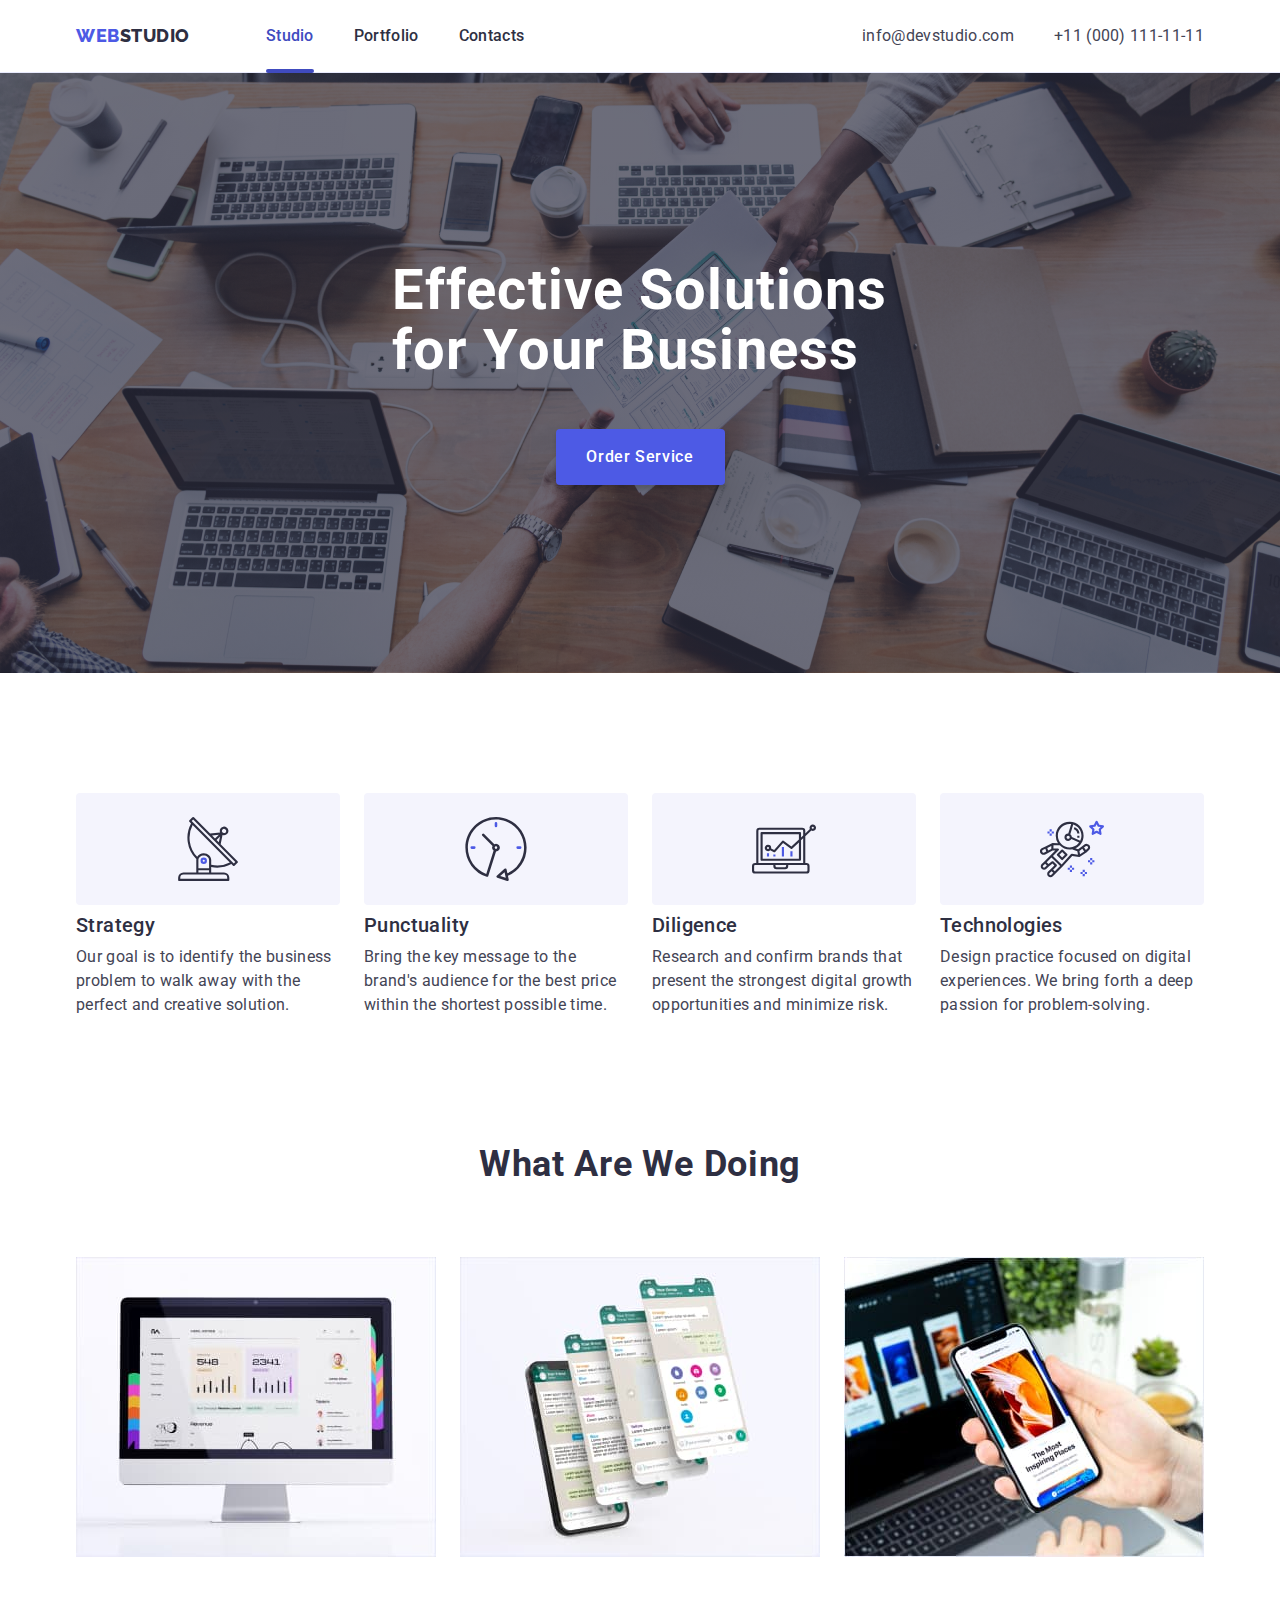
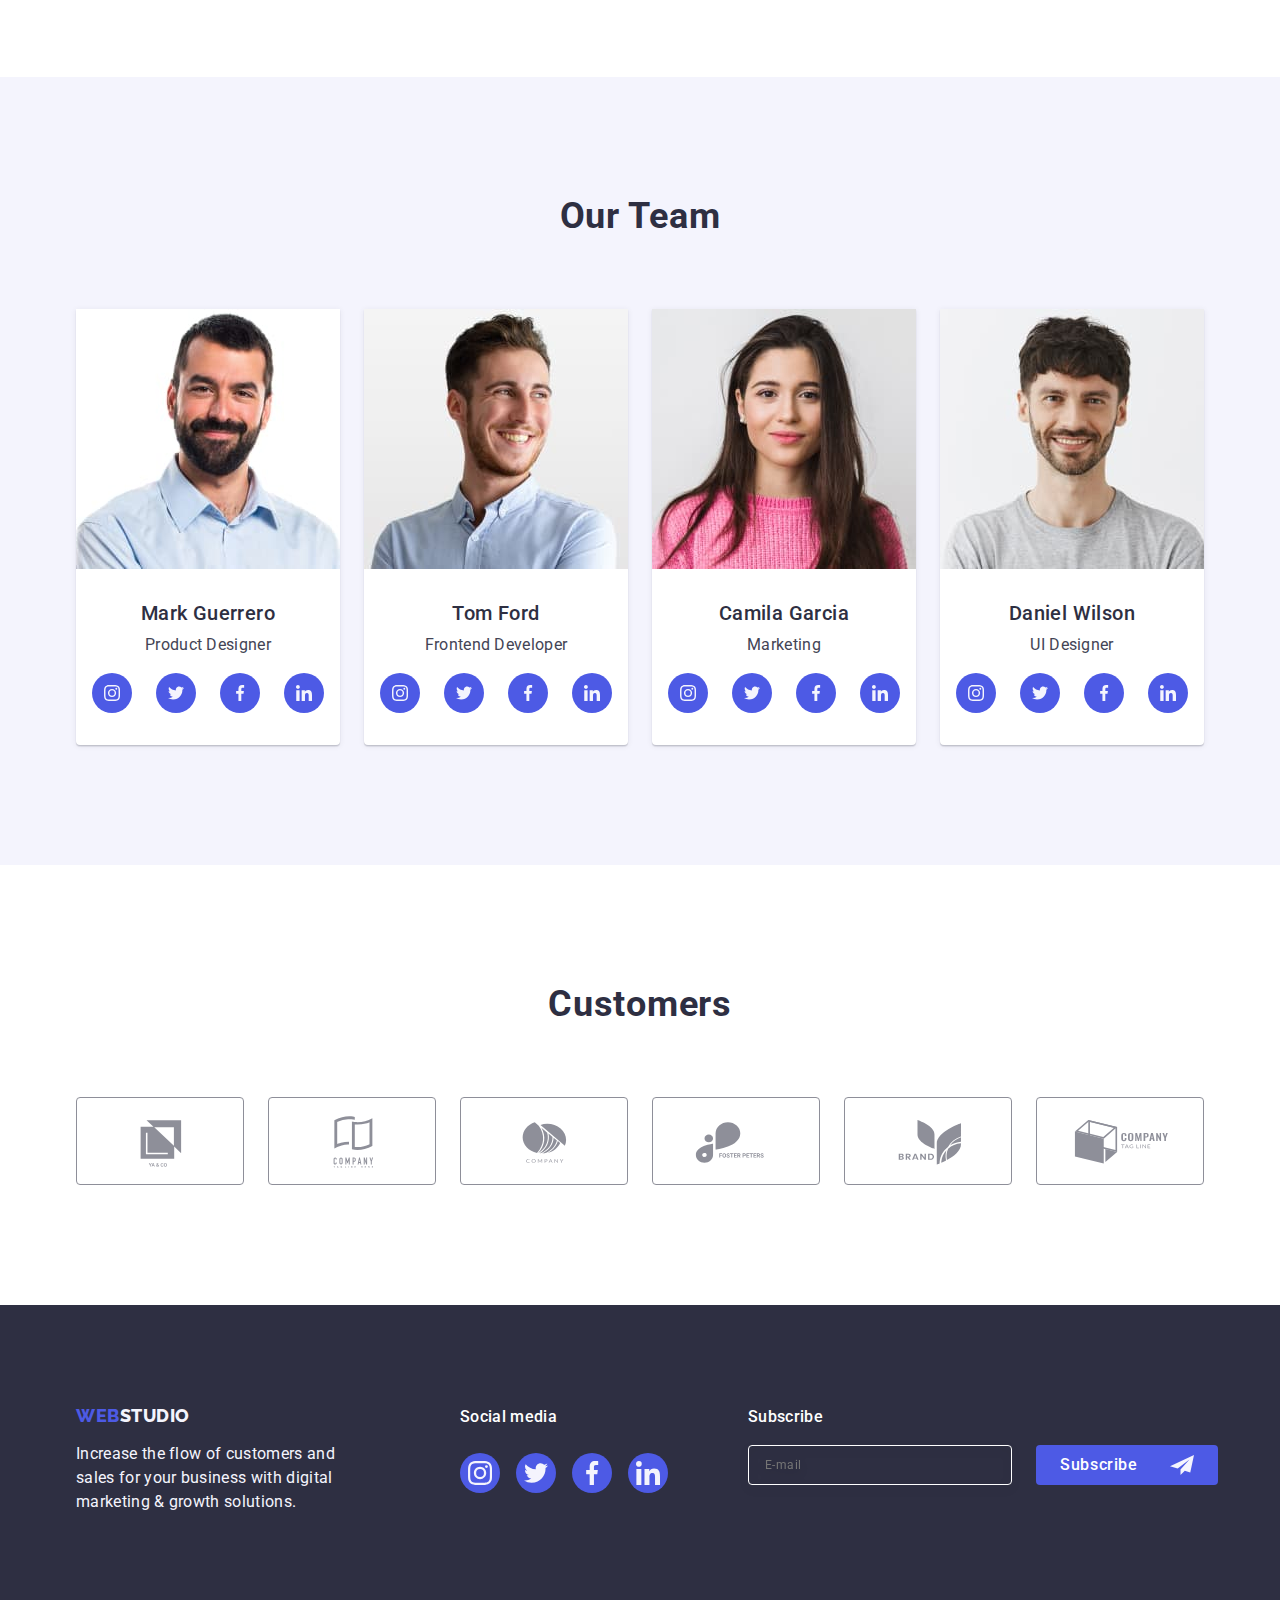
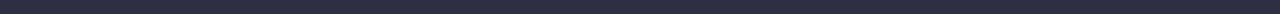
<file: index.html>
<!DOCTYPE html>
<html lang="en">
  <head>
    <meta charset="UTF-8" />
    <meta http-equiv="X-UA-Compatible" content="IE=edge" />
    <meta name="viewport" content="width=device-width, initial-scale=1.0" />
    <title>WebStudio</title>
    <link
      rel="stylesheet"
      href="https://cdn.jsdelivr.net/npm/modern-normalize@2.0.0/modern-normalize.min.css"
    />
    <link rel="preconnect" href="https://fonts.googleapis.com" />
    <link rel="preconnect" href="https://fonts.gstatic.com" crossorigin />
    <link
      href="https://fonts.googleapis.com/css2?family=Raleway:wght@800&family=Roboto:wght@400;500;700;900&display=swap"
      rel="stylesheet"
    />

    <link rel="stylesheet" href="./css/styles.css" />
  </head>

  <body>
    <header class="open">
      <div class="container header-div">
        <nav class="header-nav">
          <a class="logo link" href="./index.html">
            Web<span class="logotope">Studio</span></a
          >
          <ul class="list header-ul">
            <li>
              <a class="onelinks link active" href="./index.html">Studio</a>
            </li>
            <li>
              <a class="onelinks link" href="./portfolio.html">Portfolio</a>
            </li>
            <li><a class="onelinks link" href="">Contacts</a></li>
          </ul>
        </nav>
        <address class="net">
          <ul class="list header-ct">
            <li>
              <a class="contacts link" href="mailto:info@devstudio.com"
                >info@devstudio.com</a
              >
            </li>
            <li>
              <a class="contacts link" href="tel:+110001111111"
                >+11 (000) 111-11-11</a
              >
            </li>
          </ul>
        </address>
      </div>
    </header>
    <main>
      <section class="firstpage">
        <div class="main-title container">
          <h1 class="titles">Effective Solutions for Your Business</h1>
          <button class="orders" type="button" data-modal-open>
            Order Service
          </button>
        </div>
      </section>

      <section class="main-section-two">
        <div class="container two-container">
          <h2 hidden class="main-block visually-hidden">block</h2>

          <ul class="list section-box">
            <li class="text-four">
              <div class="icon-pictures">
                <svg class="icon-pictures-new" width="64" height="64">
                  <use href="./images/icons.svg#icon-anten"></use>
                </svg>
              </div>
              <h3 class="strategy">Strategy</h3>
              <p class="text">
                Our goal is to identify the business problem to walk away with
                the perfect and creative solution.
              </p>
            </li>
            <li class="text-four">
              <div class="icon-pictures">
                <svg class="icon-pictures-new" width="64" height="64">
                  <use href="./images/icons.svg#icon-clock"></use>
                </svg>
              </div>
              <h3 class="strategy">Punctuality</h3>
              <p class="text">
                Bring the key message to the brand's audience for the best price
                within the shortest possible time.
              </p>
            </li>
            <li class="text-four">
              <div class="icon-pictures">
                <svg class="icon-pictures-new" width="64" height="64">
                  <use href="./images/icons.svg#icon-diagram"></use>
                </svg>
              </div>
              <h3 class="strategy">Diligence</h3>
              <p class="text">
                Research and confirm brands that present the strongest digital
                growth opportunities and minimize risk.
              </p>
            </li>
            <li class="text-four">
              <div class="icon-pictures">
                <svg class="icon-pictures-new" width="64" height="64">
                  <use href="./images/icons.svg#icon-astronaut"></use>
                </svg>
              </div>
              <h3 class="strategy">Technologies</h3>
              <p class="text">
                Design practice focused on digital experiences. We bring forth a
                deep passion for problem-solving.
              </p>
            </li>
          </ul>
        </div>
      </section>
      <section class="section-three">
        <div class="main-what container">
          <h2 class="what">What are we doing</h2>
          <ul class="list div-three">
            <li class="div-three-li">
              <img
                class="images"
                src="./images/img1(1).jpg"
                alt="екран"
                width="360"
              />
            </li>
            <li class="div-three-li">
              <img
                class="images"
                src="./images/Rectangle71(2).jpg"
                alt="екран телефону"
                width="360"
              />
            </li>
            <li class="div-three-li">
              <img
                class="images"
                src="./images/Rectangle71(1)(1).jpg"
                alt="телефон"
                width="360"
              />
            </li>
          </ul>
        </div>
      </section>
      <section class="fours">
        <div class="main-fours container">
          <h2 class="team">Our Team</h2>
          <ul class="list fours-ul">
            <li class="focus">
              <img
                class="hours"
                src="./images/img(4).jpg"
                alt="чоловік"
                width="264"
              />
              <div class="people-div">
                <h3 class="people">Mark Guerrero</h3>
                <p class="profession">Product Designer</p>
                <ul class="list social-network">
                  <li class="social-li">
                    <a href="" class="social" aria-label="instagram"
                      ><svg class="network" width="16" height="16">
                        <use href="./images/icons.svg#icon-instagram"></use>
                      </svg>
                    </a>
                  </li>
                  <li class="social-li">
                    <a href="" class="social" aria-label="twitter"
                      ><svg class="network" width="16" height="16">
                        <use href="./images/icons.svg#icon-twitter-1"></use>
                      </svg>
                    </a>
                  </li>
                  <li class="social-li">
                    <a href="" class="social" aria-label="facebook"
                      ><svg class="network" width="16" height="16">
                        <use href="./images/icons.svg#icon-facebook"></use>
                      </svg>
                    </a>
                  </li>
                  <li class="social-li">
                    <a href="" class="social" aria-label="linkedin"
                      ><svg class="network" width="16" height="16">
                        <use href="./images/icons.svg#icon-linkedin"></use>
                      </svg>
                    </a>
                  </li>
                </ul>
              </div>
            </li>
            <li class="focus">
              <img
                class="hours"
                src="./images/img(1)(1).jpg"
                alt="чоловік"
                width="264"
              />
              <div class="people-div">
                <h3 class="people">Tom Ford</h3>
                <p class="profession">Frontend Developer</p>
                <ul class="list social-network">
                  <li class="social-li">
                    <a href="" class="social" aria-label="instagram"
                      ><svg class="network" width="16" height="16">
                        <use href="./images/icons.svg#icon-instagram"></use>
                      </svg>
                    </a>
                  </li>
                  <li class="social-li">
                    <a href="" class="social" aria-label="twitter"
                      ><svg class="network" width="16" height="16">
                        <use href="./images/icons.svg#icon-twitter-1"></use>
                      </svg>
                    </a>
                  </li>
                  <li class="social-li">
                    <a href="" class="social" aria-label="facebook"
                      ><svg class="network" width="16" height="16">
                        <use href="./images/icons.svg#icon-facebook"></use>
                      </svg>
                    </a>
                  </li>
                  <li class="social-li">
                    <a href="" class="social" aria-label="linkedin"
                      ><svg class="network" width="16" height="16">
                        <use href="./images/icons.svg#icon-linkedin"></use>
                      </svg>
                    </a>
                  </li>
                </ul>
              </div>
            </li>
            <li class="focus">
              <img
                class="hours"
                src="./images/img(2)(1).jpg"
                alt="жінка"
                width="264"
              />
              <div class="people-div">
                <h3 class="people">Camila Garcia</h3>
                <p class="profession">Marketing</p>
                <ul class="list social-network">
                  <li class="social-li">
                    <a href="" class="social" aria-label="instagram"
                      ><svg class="network" width="16" height="16">
                        <use href="./images/icons.svg#icon-instagram"></use>
                      </svg>
                    </a>
                  </li>
                  <li class="social-li">
                    <a href="" class="social" aria-label="twitter"
                      ><svg class="network" width="16" height="16">
                        <use href="./images/icons.svg#icon-twitter-1"></use>
                      </svg>
                    </a>
                  </li>
                  <li class="social-li">
                    <a href="" class="social" aria-label="facebook"
                      ><svg class="network" width="16" height="16">
                        <use href="./images/icons.svg#icon-facebook"></use>
                      </svg>
                    </a>
                  </li>
                  <li class="social-li">
                    <a href="" class="social" aria-label="linkedin"
                      ><svg class="network" width="16" height="16">
                        <use href="./images/icons.svg#icon-linkedin"></use>
                      </svg>
                    </a>
                  </li>
                </ul>
              </div>
            </li>
            <li class="focus">
              <img
                class="hours"
                src="./images/img(3)(1).jpg"
                alt="чоловік"
                width="264"
              />
              <div class="people-div">
                <h3 class="people">Daniel Wilson</h3>
                <p class="profession">UI Designer</p>
                <ul class="list social-network">
                  <li class="social-li">
                    <a href="" class="social" aria-label="instagram"
                      ><svg class="network" width="16" height="16">
                        <use href="./images/icons.svg#icon-instagram"></use>
                      </svg>
                    </a>
                  </li>
                  <li class="social-li">
                    <a href="" class="social" aria-label="twitter"
                      ><svg class="network" width="16" height="16">
                        <use href="./images/icons.svg#icon-twitter-1"></use>
                      </svg>
                    </a>
                  </li>
                  <li class="social-li">
                    <a href="" class="social" aria-label="facebook"
                      ><svg class="network" width="16" height="16">
                        <use href="./images/icons.svg#icon-facebook"></use>
                      </svg>
                    </a>
                  </li>
                  <li class="social-li">
                    <a href="" class="social" aria-label="linkedin"
                      ><svg class="network" width="16" height="16">
                        <use href="./images/icons.svg#icon-linkedin"></use>
                      </svg>
                    </a>
                  </li>
                </ul>
              </div>
            </li>
          </ul>
        </div>
      </section>
      <section class="section-six">
        <div class="container">
          <h2 class="customers">Customers</h2>
          <ul class="clients-list list">
            <li class="clients-item">
              <a href="" class="clients-link" aria-label="logo1"
                ><svg class="clients-icon" width="104" height="56">
                  <use href="./images/icons.svg#icon-Logo1"></use>
                </svg>
              </a>
            </li>
            <li class="clients-item">
              <a href="" class="clients-link" aria-label="logo2"
                ><svg class="clients-icon" width="104" height="56">
                  <use href="./images/icons.svg#icon-Logo2"></use>
                </svg>
              </a>
            </li>
            <li class="clients-item">
              <a href="" class="clients-link" aria-label="logo3"
                ><svg class="clients-icon" width="104" height="56">
                  <use href="./images/icons.svg#icon-Logo3"></use>
                </svg>
              </a>
            </li>
            <li class="clients-item">
              <a href="" class="clients-link" aria-label="logo4"
                ><svg class="clients-icon" width="104" height="56">
                  <use href="./images/icons.svg#icon-Logo4"></use>
                </svg>
              </a>
            </li>
            <li class="clients-item">
              <a href="" class="clients-link" aria-label="logo5"
                ><svg class="clients-icon" width="104" height="56">
                  <use href="./images/icons.svg#icon-Logo5"></use>
                </svg>
              </a>
            </li>
            <li class="clients-item">
              <a href="" class="clients-link" aria-label="logo6"
                ><svg class="clients-icon" width="104" height="56">
                  <use href="./images/icons.svg#icon-Logo6"></use>
                </svg>
              </a>
            </li>
          </ul>
        </div>
      </section>
    </main>
    <footer class="basement">
      <div class="container div-footer">
        <div class="footer-increase">
          <a class="logo link logo-footer" href="./index.html">
            Web<span class="spam">Studio</span></a
          >
          <p class="increase">
            Increase the flow of customers and sales for your business with
            digital marketing & growth solutions.
          </p>
        </div>
        <div class="social-footer">
          <p class="social-to">Social media</p>
          <ul class="list social-network-fo">
            <li class="social-li">
              <a href="" class="social-fo" aria-label="instagram"
                ><svg class="network" width="24" height="24">
                  <use href="./images/icons.svg#icon-instagram"></use>
                </svg>
              </a>
            </li>
            <li class="social-li">
              <a href="" class="social-fo" aria-label="twitter"
                ><svg class="network" width="24" height="24">
                  <use href="./images/icons.svg#icon-twitter-1"></use>
                </svg>
              </a>
            </li>
            <li class="social-li">
              <a href="" class="social-fo" aria-label="facebook"
                ><svg class="network" width="24" height="24">
                  <use href="./images/icons.svg#icon-facebook"></use>
                </svg>
              </a>
            </li>
            <li class="social-li">
              <a href="" class="social-fo" aria-label="linkedin"
                ><svg class="network" width="24" height="24">
                  <use href="./images/icons.svg#icon-linkedin"></use>
                </svg>
              </a>
            </li>
          </ul>
        </div>
        <div class="form-div">
          <p class="form-p">Subscribe</p>
          <form class="form-fooret">
            <label class="form-lable">
              <input
                class="form-input-email"
                name="email"
                type="email"
                placeholder="E-mail"
              />
            </label>
            <button class="form-button" type="submit">
              Subscribe
              <svg class="network-one" width="24" height="24">
                <use href="./images/icons.svg#icon-Frame"></use>
              </svg>
            </button>
          </form>
        </div>
      </div>
    </footer>
    <div class="backdrop is-hidden" data-modal>
      <div class="modal">
        <button class="modal-booton" type="button" data-modal-close>
          <svg class="mogal-icon" width="8" height="8">
            <use href="./images/icons.svg#icon-close-black-18dp-2-1"></use>
          </svg>
        </button>
        <p class="strong-text">Leave your contacts and we will call you back</p>

        <form class="modal-form" name="new-form">
          <div class="modal-form-div">
            <label class="modal-form-field" for="user-name"> Name </label>
            <div class="div-modal">
              <input
                type="text"
                class="modal-form-input"
                id="user-name"
                name="user-name"
              />
              <svg class="modal-form-icon" width="18" height="24">
                <use href="./images/icons.svg#icon-person"></use>
              </svg>
            </div>
          </div>
          <div class="modal-form-div">
            <label class="modal-form-field" for="phone">Phone </label>
            <div class="div-modal">
              <input
                type="tel"
                class="modal-form-input"
                id="phone"
                name="phone"
              />
              <svg class="modal-form-icon" width="18" height="24">
                <use href="./images/icons.svg#icon-phone"></use>
              </svg>
            </div>
          </div>
          <div class="modal-form-div">
            <label class="modal-form-field" for="email"> Email </label>
            <div class="div-modal">
              <input
                type="email"
                class="modal-form-input"
                id="email"
                name="email"
              />
              <svg class="modal-form-icon" width="18" height="24">
                <use href="./images/icons.svg#icon-email"></use>
              </svg>
            </div>
          </div>
          <div class="modal-form-div-text">
            <label class="modal-form-field" for="user-comment"> Comment </label>
            <textarea
              class="modal-text"
              id="user-comment"
              placeholder="Text input"
              name="user-comment"
            ></textarea>
          </div>
          <div class="modal-checbox-div">
            <input
              class="user-checbox visually-hidden"
              id="user-privacy"
              name="user-privacy"
              type="checkbox"
              value="true"
            />
            <label for="user-privacy" class="modal-checbox-text">
              <span class="modal-checbox-clic">
                <svg class="modal-checbox-icon" width="10" height="8">
                  <use href="./images/icons.svg#icon-Vector"></use>
                </svg>
              </span>
              I accept the terms and conditions of the
              <a href="" class="policy-link">Privacy Policy</a>
            </label>
          </div>

          <button type="submit" class="button-send">Send</button>
        </form>
      </div>
    </div>
    <script src="./js/modal.js"></script>
  </body>
</html>
</file>
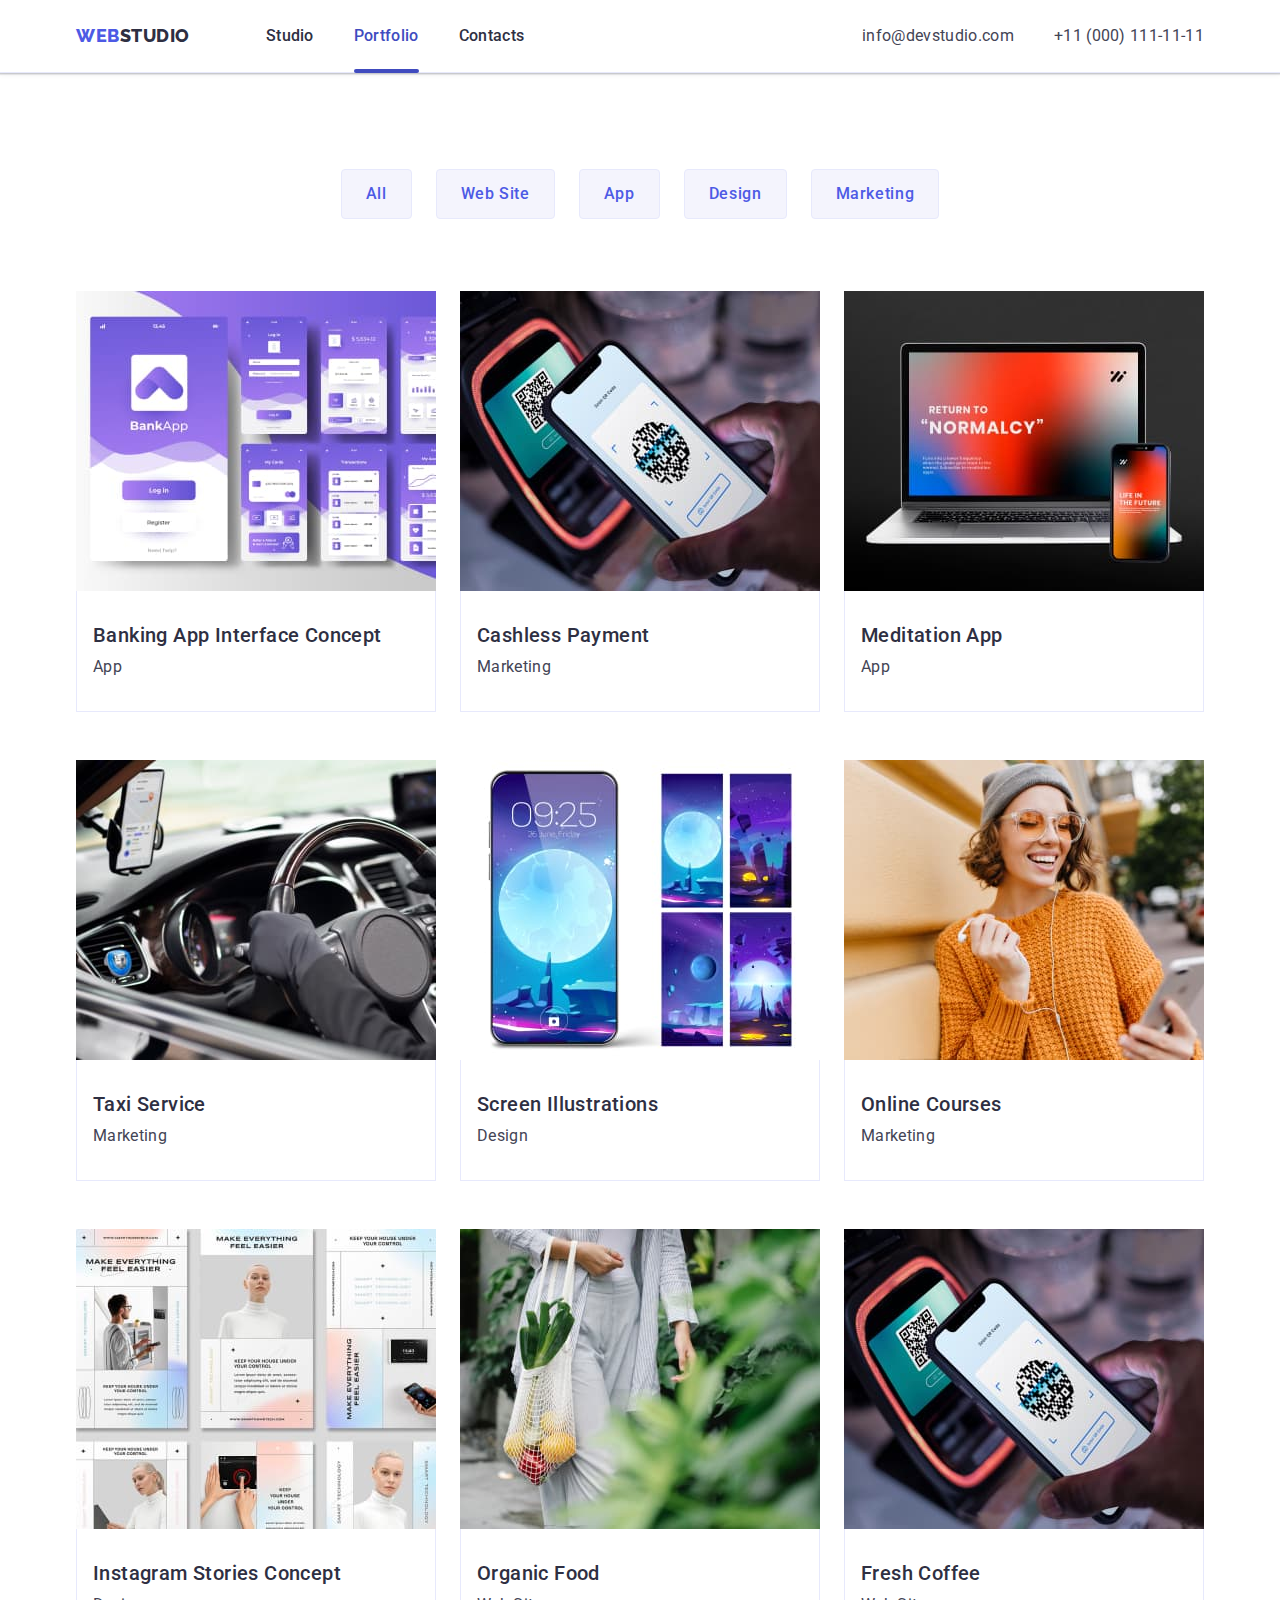
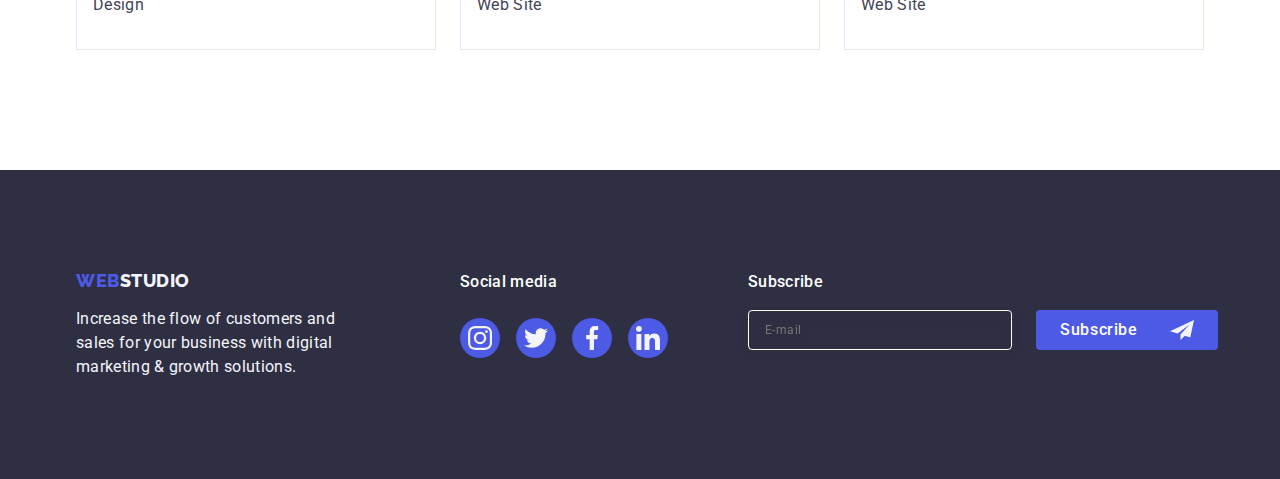
<file: portfolio.html>
<!DOCTYPE html>
<html lang="en">
  <head>
    <meta charset="UTF-8" />
    <meta http-equiv="X-UA-Compatible" content="IE=edge" />
    <meta name="viewport" content="width=device-width, initial-scale=1.0" />
    <title>WebStudio2</title>
    <link
      rel="stylesheet"
      href="https://cdn.jsdelivr.net/npm/modern-normalize@2.0.0/modern-normalize.min.css"
    />
    <link rel="preconnect" href="https://fonts.googleapis.com" />
    <link rel="preconnect" href="https://fonts.gstatic.com" crossorigin />
    <link
      href="https://fonts.googleapis.com/css2?family=Raleway:wght@800&family=Roboto:wght@400;500;700;900&display=swap"
      rel="stylesheet"
    />
    <link rel="stylesheet" href="./css/styles.css" />
  </head>
  <body>
    <header class="open">
      <div class="container header-div">
        <nav class="header-nav">
          <a class="logo link" href="./index.html">
            Web<span class="logotope">Studio</span></a
          >
          <ul class="list header-ul">
            <li>
              <a class="onelinks link" href="./index.html">Studio</a>
            </li>
            <li>
              <a class="onelinks link active" href="./portfolio.html"
                >Portfolio</a
              >
            </li>
            <li><a class="onelinks link" href="">Contacts</a></li>
          </ul>
        </nav>
        <address class="net">
          <ul class="list header-ct">
            <li>
              <a class="contacts link" href="mailto:info@devstudio.com"
                >info@devstudio.com</a
              >
            </li>
            <li>
              <a class="contacts link" href="tel:+110001111111"
                >+11 (000) 111-11-11</a
              >
            </li>
          </ul>
        </address>
      </div>
    </header>
    <main>
      <section class="main-portfolio">
        <div class="container">
          <h1 hidden class="visually-hidden">pressbutton</h1>
          <ul class="list portfolio-button">
            <li><button class="pressbutton" type="button">All</button></li>
            <li><button class="pressbutton" type="button">Web Site</button></li>
            <li><button class="pressbutton" type="button">App</button></li>
            <li><button class="pressbutton" type="button">Design</button></li>
            <li>
              <button class="pressbutton" type="button">Marketing</button>
            </li>
          </ul>

          <ul class="list portfolio-pictures">
            <li class="portfolio-im">
              <a class="link portfolio-link" href="">
                <div class="portfolio-window">
                  <img src="./images/dz2/img.jpg" alt="вкладки" width="360" />

                  <p class="overlay">
                    14 Stylish and User-Friendly App Design Concepts · Task
                    Manager App · Calorie Tracker App · Exotic Fruit Ecommerce
                    App · Cloud Storage App
                  </p>
                </div>
                <div class="portfolio-text">
                  <h2 class="page">Banking App Interface Concept</h2>
                  <p class="tab">App</p>
                </div>
              </a>
            </li>
            <li class="portfolio-im">
              <a class="link portfolio-link" href="">
                <div class="portfolio-window">
                  <img src="./images/dz2/img1.jpg" alt="сканер" width="360" />

                  <p class="overlay">
                    14 Stylish and User-Friendly App Design Concepts · Task
                    Manager App · Calorie Tracker App · Exotic Fruit Ecommerce
                    App · Cloud Storage App
                  </p>
                </div>
                <div class="portfolio-text">
                  <h2 class="page">Cashless Payment</h2>
                  <p class="tab">Marketing</p>
                </div>
              </a>
            </li>
            <li class="portfolio-im">
              <a class="link portfolio-link" href="">
                <div class="portfolio-window">
                  <img src="./images/dz2/img2.jpg" alt="сканер" width="360" />

                  <p class="overlay">
                    14 Stylish and User-Friendly App Design Concepts · Task
                    Manager App · Calorie Tracker App · Exotic Fruit Ecommerce
                    App · Cloud Storage App
                  </p>
                </div>
                <div class="portfolio-text">
                  <h2 class="page">Meditation App</h2>
                  <p class="tab">App</p>
                </div>
              </a>
            </li>
            <li class="portfolio-im">
              <a class="link portfolio-link" href="">
                <div class="portfolio-window">
                  <img src="./images/dz2/img3.jpg" alt="сканер" width="360" />

                  <p class="overlay">
                    14 Stylish and User-Friendly App Design Concepts · Task
                    Manager App · Calorie Tracker App · Exotic Fruit Ecommerce
                    App · Cloud Storage App
                  </p>
                </div>
                <div class="portfolio-text">
                  <h2 class="page">Taxi Service</h2>
                  <p class="tab">Marketing</p>
                </div>
              </a>
            </li>
            <li class="portfolio-im">
              <a class="link portfolio-link" href="">
                <div class="portfolio-window">
                  <img src="./images/dz2/img4.jpg" alt="сканер" width="360" />

                  <p class="overlay">
                    14 Stylish and User-Friendly App Design Concepts · Task
                    Manager App · Calorie Tracker App · Exotic Fruit Ecommerce
                    App · Cloud Storage App
                  </p>
                </div>
                <div class="portfolio-text">
                  <h2 class="page">Screen Illustrations</h2>
                  <p class="tab">Design</p>
                </div>
              </a>
            </li>
            <li class="portfolio-im">
              <a class="link portfolio-link" href="">
                <div class="portfolio-window">
                  <img src="./images/dz2/img5.jpg" alt="сканер" width="360" />

                  <p class="overlay">
                    14 Stylish and User-Friendly App Design Concepts · Task
                    Manager App · Calorie Tracker App · Exotic Fruit Ecommerce
                    App · Cloud Storage App
                  </p>
                </div>
                <div class="portfolio-text">
                  <h2 class="page">Online Courses</h2>
                  <p class="tab">Marketing</p>
                </div>
              </a>
            </li>
            <li class="portfolio-im">
              <a class="link portfolio-link" href="">
                <div class="portfolio-window">
                  <img src="./images/dz2/img6.jpg" alt="сканер" width="360" />

                  <p class="overlay">
                    14 Stylish and User-Friendly App Design Concepts · Task
                    Manager App · Calorie Tracker App · Exotic Fruit Ecommerce
                    App · Cloud Storage App
                  </p>
                </div>
                <div class="portfolio-text">
                  <h2 class="page">Instagram Stories Concept</h2>
                  <p class="tab">Design</p>
                </div>
              </a>
            </li>
            <li class="portfolio-im">
              <a class="link portfolio-link" href="">
                <div class="portfolio-window">
                  <img src="./images/dz2/img7.jpg" alt="сканер" width="360" />

                  <p class="overlay">
                    14 Stylish and User-Friendly App Design Concepts · Task
                    Manager App · Calorie Tracker App · Exotic Fruit Ecommerce
                    App · Cloud Storage App
                  </p>
                </div>
                <div class="portfolio-text">
                  <h2 class="page">Organic Food</h2>
                  <p class="tab">Web Site</p>
                </div>
              </a>
            </li>
            <li class="portfolio-im">
              <a class="link portfolio-link" href="">
                <div class="portfolio-window">
                  <img src="./images/dz2/img1.jpg" alt="сканер" width="360" />

                  <p class="overlay">
                    14 Stylish and User-Friendly App Design Concepts · Task
                    Manager App · Calorie Tracker App · Exotic Fruit Ecommerce
                    App · Cloud Storage App
                  </p>
                </div>
                <div class="portfolio-text">
                  <h2 class="page">Fresh Coffee</h2>
                  <p class="tab">Web Site</p>
                </div>
              </a>
            </li>
          </ul>
        </div>
      </section>
    </main>

    <footer class="basement">
      <div class="container div-footer">
        <div class="footer-increase">
          <a class="logo link logo-footer" href="./index.html">
            Web<span class="spam">Studio</span></a
          >
          <p class="increase">
            Increase the flow of customers and sales for your business with
            digital marketing & growth solutions.
          </p>
        </div>
        <div class="social-footer">
          <p class="social-to">Social media</p>
          <ul class="list social-network-fo">
            <li class="social-li">
              <a href="" class="social-fo" aria-label="instagram"
                ><svg class="network" width="24" height="24">
                  <use href="./images/icons.svg#icon-instagram"></use>
                </svg>
              </a>
            </li>
            <li class="social-li">
              <a href="" class="social-fo" aria-label="twitter"
                ><svg class="network" width="24" height="24">
                  <use href="./images/icons.svg#icon-twitter-1"></use>
                </svg>
              </a>
            </li>
            <li class="social-li">
              <a href="" class="social-fo" aria-label="facebook"
                ><svg class="network" width="24" height="24">
                  <use href="./images/icons.svg#icon-facebook"></use>
                </svg>
              </a>
            </li>
            <li class="social-li">
              <a href="" class="social-fo" aria-label="linkedin"
                ><svg class="network" width="24" height="24">
                  <use href="./images/icons.svg#icon-linkedin"></use>
                </svg>
              </a>
            </li>
          </ul>
        </div>
        <div class="form-div">
          <p class="form-p">Subscribe</p>
          <form class="form-fooret">
            <label class="form-lable">
              <input
                class="form-input-email"
                name="email"
                type="email"
                placeholder="E-mail"
              />
            </label>
            <button class="form-button" type="submit">
              Subscribe
              <svg class="network-one" width="24" height="24">
                <use href="./images/icons.svg#icon-Frame"></use>
              </svg>
            </button>
          </form>
        </div>
      </div>
    </footer>
  </body>
</html>
</file>
<file: css/styles.css>
:root {
  --primary-navy-color: #2e2f42;
  --primary-slate-color: #434455;
  --primary-cloud-color: #f4f4fd;
  --primary-white-color: #ffffff;
  --primary-iris-color: #4d5ae5;
  --primary-ocean-color: #404bbf;
  --primary-light-color: #8e8f99;
  --cloud-color: #f4f4fd;
  --green-color: #31d0aa;

  --primary-text: "Roboto", sans-serif;
  --secondary-text: "Raleway", sans-serif;
  --border-color-button: #e7e9fc;
}

h1,
h2,
h3,
p {
  margin-bottom: 0;
  margin-top: 0;
}
ul {
  margin-top: 0;
  margin-bottom: 0;
  padding-left: 0;
}
img {
  display: block;
}

body {
  font-family: "Roboto", sans-serif;
  color: #434455;
  background-color: #ffffff;
}
input {
  font-family: sans-serif;
}
/* Голова */
.open {
  box-shadow: 0px 2px 1px rgba(46, 47, 66, 0.08),
    0px 1px 1px rgba(46, 47, 66, 0.16), 0px 1px 6px rgba(46, 47, 66, 0.08);
}
.logo {
  font-family: "Raleway", sans-serif;
  font-weight: 800;
  font-size: 18px;
  text-transform: uppercase;
  line-height: 1.17;
  letter-spacing: 0.03em;
  color: #4d5ae5;
  text-decoration: none;

  display: inline-block;

  margin-right: 76px;
}
.link {
  text-decoration: none;

  transition-duration: 250ms;
  transition-timing-function: cubic-bezier(0.4, 0, 0.2, 1);
  transition-property: color;
}
.logotope {
  color: #2e2f42;
}

.onelinks {
  color: var(--primary-navy-color);
  font-weight: 500;
  font-size: 16px;
  letter-spacing: 0.02em;
  text-decoration: none;
  font-family: "Roboto", sans-serif;
  line-height: 1.5;
  padding: 24px 0;
  display: flex;
  flex-direction: row;
  gap: 40px;

  align-items: center;
  transition: color 250ms cubic-bezier(0.4, 0, 0.2, 1);
}
.onelinks:hover {
  color: var(--primary-ocean-color);
}
.onelinks:focus {
  color: var(--primary-ocean-color);
}
.active {
  color: var(--primary-ocean-color);
  position: relative;
}
.active::after {
  position: absolute;
  border-radius: 2px;
  background-color: var(--primary-ocean-color);
  width: 100%;
  height: 4px;
  content: "";
  bottom: -1px;
  left: 0;
}
.contacts {
  font-family: "Roboto", sans-serif;
  font-size: 16px;
  line-height: 1.5;
  letter-spacing: 0.02em;
  color: var(--primary-slate-color);
  text-decoration: none;

  gap: 40px;
  transition: color 250ms cubic-bezier(0.4, 0, 0.2, 1);
}
.contacts:hover {
  color: var(--primary-ocean-color);
}
.contacts:focus {
  color: var(--primary-ocean-color);
}

.list {
  list-style: none;
  font-style: normal;
}

.net {
  font-style: normal;
}
/* Главная страницв */
.firstpage {
  background-color: var(--primary-navy-color);
  padding-top: 188px;
  padding-bottom: 188px;
  background-image: linear-gradient(
      rgba(46, 47, 66, 0.7),
      rgba(46, 47, 66, 0.7)
    ),
    url(../images/dz2/dz4/hero.jpg);

  background-repeat: no-repeat;
  background-position: center;
  background-size: cover;
  max-width: 1440px;
  margin: 0 auto;
}
.two-container {
  margin-bottom: 8px;
}
.titles {
  font-family: "Roboto", sans-serif;
  font-size: 56px;
  line-height: 1.07;
  letter-spacing: 0.02em;

  color: #ffffff;

  max-width: 496px;
  margin-bottom: 48px;
  margin-left: auto;
  margin-right: auto;
}
.orders {
  background-color: #4d5ae5;
  font-family: "Roboto", sans-serif;
  font-weight: 500;
  font-size: 16px;
  line-height: 1.5;
  letter-spacing: 0.04em;
  cursor: pointer;
  color: var(--primary-white-color);
  display: block;

  height: 56px;
  border: none;
  border-radius: 4px;
  min-width: 169px;
  margin-left: auto;
  margin-right: auto;

  box-shadow: 0px 4px 4px 0px rgba(0, 0, 0, 0.15);
  transition-duration: 250ms;
  transition-timing-function: cubic-bezier(0.4, 0, 0.2, 1);
  transition-property: background-color;
}
.orders:hover {
  background-color: var(--primary-ocean-color);
}
.orders:focus {
  background-color: var(--primary-ocean-color);
}

/* статьи */
.text-four {
  width: calc((100% - 3 * 24px) / 4);
}
.strategy {
  font-family: "Roboto", sans-serif;
  font-weight: 500;
  font-size: 20px;
  line-height: 1.2;
  letter-spacing: 0.02em;
  color: var(--primary-navy-color);
  margin-bottom: 8px;
}
.text {
  font-family: "Roboto", sans-serif;
  font-weight: 400;
  font-size: 16px;
  line-height: 1.5;
  letter-spacing: 0.02em;
  color: var(--primary-slate-color);
  text-align: left;
}

/* Чем занимаются */
.what {
  font-family: "Roboto", sans-serif;
  font-weight: 700;
  font-size: 36px;
  line-height: 1.11;
  letter-spacing: 0.02em;
  color: var(--primary-navy-color);
  text-align: center;
  text-transform: capitalize;
  margin-bottom: 72px;
}
.fours {
  background-color: #f4f4fd;
  padding: 120px 0;
}
.focus {
  background-color: #ffffff;
  width: calc((100% - 3 * 24px) / 4);
  border-radius: 0 0 4px 4px;

  box-shadow: 0px 2px 1px 0px rgba(46, 47, 66, 0.08),
    0px 1px 1px 0px rgba(46, 47, 66, 0.16),
    0px 1px 6px 0px rgba(46, 47, 66, 0.08);
}
.team {
  font-family: "Roboto", sans-serif;
  font-weight: 700;
  font-size: 36px;
  line-height: 1.11;
  letter-spacing: 0.02em;
  text-align: center;
  text-transform: capitalize;
  color: var(--primary-navy-color);
  margin-bottom: 72px;
}
.people {
  font-family: "Roboto", sans-serif;
  font-weight: 500;
  font-size: 20px;
  line-height: 1.2;
  letter-spacing: 0.02em;
  text-align: center;
  color: var(--primary-navy-color);
  background-color: #ffffff;
  text-align: center;
  margin-bottom: 8px;
}
.profession {
  font-family: "Roboto", sans-serif;
  font-weight: 400;
  font-size: 16px;
  line-height: 1.5;
  letter-spacing: 0.02em;
  text-align: center;
  color: var(--primary-slate-color);
  background-color: #ffffff;
  text-align: center;
}

/* Подвал */
.basement {
  background-color: var(--primary-navy-color);
  padding-top: 100px;
  padding-bottom: 100px;
  display: flex;
  align-items: center;
}
.increase {
  font-family: "Roboto", sans-serif;
  font-weight: 400;
  font-size: 16px;
  line-height: 1.5;
  letter-spacing: 0.02em;
  color: var(--primary-cloud-color);
  width: 264px;
  height: 72px;
}
/* Вторая страница */
.pressbutton {
  font-family: "Roboto", sans-serif;
  font-weight: 500;
  font-size: 16px;
  line-height: 1.5;
  letter-spacing: 0.04em;
  color: var(--primary-iris-color);
  background-color: var(--primary-cloud-color);
  cursor: pointer;
  padding: 12px 24px;
  border: 1px solid var(--border-color-button);
  transition: color 250ms cubic-bezier(0.4, 0, 0.2, 1),
    background-color 250ms cubic-bezier(0.4, 0, 0.2, 1),
    border-color 250ms cubic-bezier(0.4, 0, 0.2, 1),
    box-shadow 250ms cubic-bezier(0.4, 0, 0.2, 1);
  border-radius: 4px;
}
.pressbutton:hover {
  color: var(--primary-white-color);
  background-color: var(--primary-ocean-color);
  border: 1px solid transparent;

  box-shadow: 0px 2px 2px 0px rgba(0, 0, 0, 0.12),
    0px 2px 1px 0px rgba(0, 0, 0, 0.08), 0px 3px 1px 0px rgba(0, 0, 0, 0.1);
}
.pressbutton:focus {
  color: var(--primary-white-color);
  background-color: var(--primary-ocean-color);
  border: 1px solid transparent;
  box-shadow: 0px 2px 2px 0px rgba(0, 0, 0, 0.12),
    0px 2px 1px 0px rgba(0, 0, 0, 0.08), 0px 3px 1px 0px rgba(0, 0, 0, 0.1);
}

.web {
  font-family: "Roboto", sans-serif;
  font-weight: 500;
  font-size: 16px;
  line-height: 1.5;
  letter-spacing: 0.04em;
  color: var(--primary-iris-color);
  background-color: var(--primary-cloud-color);
  cursor: pointer;
  transition-duration: 250ms;
  transition-timing-function: cubic-bezier(0.4, 0, 0.2, 1);
  transition-property: background-color;
}
.web:hover {
  color: var(--primary-white-color);
  background-color: var(--primary-ocean-color);
}
.web:focus {
  color: var(--primary-white-color);
  background-color: var(--primary-ocean-color);
}
.app {
  font-family: "Roboto", sans-serif;
  font-weight: 500;
  font-size: 16px;
  line-height: 1.5;
  letter-spacing: 0.04em;
  color: var(--primary-iris-color);
  background-color: var(--primary-cloud-color);
  cursor: pointer;
  transition-duration: 250ms;
  transition-timing-function: cubic-bezier(0.4, 0, 0.2, 1);
  transition-property: background-color;
}
.app:hover {
  color: var(--primary-white-color);
  background-color: var(--primary-ocean-color);
}
.app:focus {
  color: var(--primary-white-color);
  background-color: var(--primary-ocean-color);
}
.design {
  font-family: "Roboto", sans-serif;
  font-weight: 500;
  font-size: 16px;
  line-height: 1.5;
  letter-spacing: 0.04em;
  color: var(--primary-iris-color);
  background-color: var(--primary-cloud-color);
  cursor: pointer;
  transition-duration: 250ms;
  transition-timing-function: cubic-bezier(0.4, 0, 0.2, 1);
  transition-property: background-color;
}
.design:hover {
  color: var(--primary-white-color);
  background-color: var(--primary-ocean-color);
}
.design:focus {
  color: var(--primary-white-color);
  background-color: var(--primary-ocean-color);
}
.list {
  list-style: none;
}

.markering {
  font-family: "Roboto", sans-serif;
  font-weight: 500;
  font-size: 16px;
  line-height: 1.5;
  letter-spacing: 0.04em;
  color: var(--primary-iris-color);
  background-color: var(--primary-cloud-color);
  cursor: pointer;
  transition-duration: 250ms;
  transition-timing-function: cubic-bezier(0.4, 0, 0.2, 1);
  transition-property: background-color;
}
.markering:hover {
  color: var(--primary-white-color);
  background-color: var(--primary-ocean-color);
}
.markering:focus {
  color: var(--primary-white-color);
  background-color: var(--primary-ocean-color);
}

.page {
  font-family: "Roboto", sans-serif;
  font-weight: 500;
  font-size: 20px;
  line-height: 1.2;
  letter-spacing: 0.02em;
  color: var(--primary-navy-color);
  margin-bottom: 8px;
}
.tab {
  font-family: "Roboto", sans-serif;
  font-weight: 400;
  font-size: 16px;
  line-height: 1.5;
  letter-spacing: 0.02em;
  color: var(--primary-slate-color);
}

.add {
  font-style: normal;
}
.blue {
  font-style: normal;
}

.spam {
  color: #f4f4fd;
}

.header-nav {
  display: flex;
  align-items: center;
}

.header-link {
  gap: 40px;
}
.open {
  border-bottom: 1px solid #e7e9fc;
}
.container {
  width: 1158px;
  margin-left: auto;
  margin-right: auto;
  padding-left: 15px;
  padding-right: 15px;
}
.header-ul {
  display: flex;
  gap: 40px;
}
.header-ct {
  display: flex;

  gap: 40px;
}
.header-div {
  display: flex;
  justify-content: space-between;
  align-items: center;
  height: 72px;
}
.logo-footer {
  margin-bottom: 16px;
}
.main-section-two {
  padding: 120px 0;
}
.section-box {
  gap: 24px;
  display: flex;
}

.section-three {
  padding-bottom: 120px;
}

.visually-hidden {
  position: absolute;
  width: 1px;
  height: 1px;
  margin: -1px;
  border: 0;
  padding: 0;
  white-space: nowrap;
  clip-path: inset(100%);
  clip: rect(0 0 0 0);
  overflow: hidden;
}

.div-three {
  display: flex;
  gap: 24px;
}

.div-three-li {
  width: calc((100%-2 * 24px) / 3);
}
.fours-ul {
  display: flex;
  gap: 24px;
}
.people-div {
  padding: 32px 0;
}
.main-portfolio {
  padding: 96px 0 120px 0;
}
.portfolio-button {
  display: flex;
  justify-content: center;
  gap: 24px;
  margin-bottom: 72px;
}
.portfolio-pictures {
  display: flex;
  flex-wrap: wrap;
  column-gap: 24px;
  row-gap: 48px;
}

.portfolio-im {
  width: calc((100% - 48px) / 3);
  transition-duration: 250ms;
  transition-timing-function: cubic-bezier(0.4, 0, 0.2, 1);
  transition-property: background-color;
  position: relative;
  overflow: hidden;
  transition: box-shadow 250ms cubic-bezier(0.4, 0, 0.2, 1);
}
.portfolio-im:hover {
  box-shadow: 0px 2px 1px 0px rgba(46, 47, 66, 0.08),
    0px 1px 1px 0px rgba(46, 47, 66, 0.16),
    0px 1px 6px 0px rgba(46, 47, 66, 0.08);
}
.portfolio-im:hover .overlay {
  transform: translateY(0);
}

.portfolio-text {
  padding: 32px 16px;
  border: 1px solid var(--border-color-button);
  border-top: none;
}
.portfolio-link {
  display: block;
  transition: box-shadow 250ms cubic-bezier(0.4, 0, 0.2, 1);
}
.portfolio-link:hover {
  box-shadow: 0px 1px 6px rgba(46, 47, 66, 0.08),
    0px 1px 1px rgba(46, 47, 66, 0.16), 0px 2px 1px rgba(46, 47, 66, 0.08);
  transform: translateY(0%);
}
.portfolio-div {
  position: relative;
  overflow: hidden;
}

/* section six */
.section-six {
  padding-top: 120px;
  padding-bottom: 120px;
}
.customers {
  font-size: 36px;
  line-height: 1.11;
  text-align: center;
  letter-spacing: 0.02em;
  text-transform: capitalize;
  margin-bottom: 72px;
  color: var(--primary-navy-color);
}
.clients-list {
  display: flex;
  justify-content: center;
  gap: 24px;
}

.clients-link {
  display: flex;
  width: 168px;
  height: 88px;
  justify-content: center;
  align-items: center;
  border: 1px solid var(--primary-light-color);
  border-radius: 4px;
  color: var(--primary-light-color);
  transition: border-color 250ms cubic-bezier(0.4, 0, 0.2, 1),
    color 250ms cubic-bezier(0.4, 0, 0.2, 1);
}
.clients-link:hover,
.clients-link:focus {
  border-color: var(--primary-ocean-color);
  color: var(--primary-ocean-color);
}
.clients-link:hover .clients-icon {
  fill: var(--primary-ocean-color);
}
.clients-icon {
  transition-duration: 250ms;
  transition-timing-function: cubic-bezier(0.4, 0, 0.2, 1);
  transition-property: fill;
  margin: 16px 32px;
  fill: currentColor;
}
.icon-pictures {
  border-radius: 4px;
  background-color: var(--cloud-color);
  width: 264px;
  height: 112px;
  align-items: center;
  justify-content: center;
  margin-bottom: 8px;
  display: flex;
}
.social-network {
  display: flex;
  gap: 24px;
  margin-top: 8px;
  justify-content: center;
}
.social-network-fo {
  display: flex;
  gap: 16px;

  justify-content: center;
}
.social-li {
  display: flex;
  gap: 16px;
  margin-top: 8px;
  justify-content: center;
}
.social {
  display: flex;
  background-color: var(--primary-iris-color);
  border-radius: 50%;
  justify-content: center;
  align-items: center;
  width: 40px;
  height: 40px;
  transition-duration: 250ms;
  transition-timing-function: cubic-bezier(0.4, 0, 0.2, 1);
  transition-property: background-color;
}
.social:hover,
.social:focus {
  background-color: var(--primary-ocean-color);
}
.network {
  fill: var(--primary-cloud-color);
  margin: 8px 8px;
}
.network-one {
  fill: var(--primary-cloud-color);
  margin-left: 16px;
}

.social-to {
  font-size: 16px;
  font-weight: 500;
  line-height: 1.5;
  letter-spacing: 0.02em;
  margin-bottom: 16px;
  color: var(--primary-white-color);
  font-family: "Roboto", sans-serif;
}
.social-footer {
  display: flex;
  flex-direction: column;
  width: 208px;
}
.social-fo {
  display: flex;
  background-color: var(--primary-iris-color);
  border-radius: 50%;
  justify-content: center;
  align-items: center;
  width: 40px;
  height: 40px;
  transition-duration: 250ms;
  transition-timing-function: cubic-bezier(0.4, 0, 0.2, 1);
  transition-property: background-color;
}
.social-fo:hover,
.social-fo:focus {
  background-color: var(--green-color);
}

.footer-increase {
  margin-right: 120px;
}
.div-footer {
  display: flex;
  align-items: baseline;
}
.portfolio-window {
  overflow: hidden;
  position: relative;
}
.overlay {
  background-color: var(--primary-iris-color);
  display: flex;

  align-items: center;
  position: absolute;
  top: 0;
  left: 0;
  width: 100%;
  height: 100%;

  justify-content: center;
  transform: translateY(100%);
  transition: transform 250ms ease-in-out;
  transition-property: transform;
  transition: transform 250ms cubic-bezier(0.4, 0, 0.2, 1);
  color: var(--primary-cloud-color);
  font-size: 16px;

  line-height: 1.5;
  letter-spacing: 0.32px;

  text-align: center;
  padding: 40px 32px;
}

/* window */

.backdrop {
  position: fixed;
  top: 0;
  left: 0;
  width: 100%;
  height: 100%;
  background-color: rgba(46, 47, 66, 0.4);
  transition: opacity 250ms cubic-bezier(0.4, 0, 0.2, 1),
    visibility 250ms cubic-bezier(0.4, 0, 0.2, 1);
}
.is-hidden {
  opacity: 0;
  visibility: hidden;
  pointer-events: none;
}
.modal {
  width: 408px;
  min-height: 584px;
  border-radius: 4px;
  background-color: #fcfcfc;
  box-shadow: 0px 2px 1px 0px rgba(0, 0, 0, 0.2),
    0px 1px 3px 0px rgba(0, 0, 0, 0.12), 0px 1px 1px 0px rgba(0, 0, 0, 0.14);
  position: absolute;
  top: 50%;
  left: 50%;
  transform: translateX(-50%) translateY(-50%);
  padding-right: 0;
  transition: transform 250ms cubic-bezier(0.4, 0, 0.2, 1);
  padding-top: 72px;
  padding-left: 24px;
  padding-right: 24px;
  padding-bottom: 24px;
}
.mogal-icon {
  stroke: var(--primary-navy-color);
  transition: fill 250ms cubic-bezier(0.4, 0, 0.2, 1);
}
.modal-booton {
  position: absolute;
  top: 24px;
  right: 24px;
  width: 24px;
  height: 24px;
  border-radius: 50%;
  border: 1px solid rgba(0, 0, 0, 0.1);
  background-color: #e7e9fc;

  padding: 0;
  display: flex;
  align-items: center;
  justify-content: center;
  cursor: pointer;
  transition: background-color 250ms cubic-bezier(0.4, 0, 0.2, 1),
    border 250ms cubic-bezier(0.4, 0, 0.2, 1);
}
.modal-booton:hover,
.modal-booton:focus {
  border: none;
  background-color: var(--primary-ocean-color);
  fill: var(--primary-white-color);
}
/* Form */
.strong-text {
  display: flex;
  width: 100%;
  flex-direction: column;
  flex-shrink: 0;
  font-size: 16px;
  color: var(--primary-navy-color);

  text-align: center;
  font-size: 16px;
  font-family: Roboto;
  font-weight: 500;
  line-height: 24px;
  letter-spacing: 0.32px;
  margin-bottom: 16px;
}
.modal-form-div {
  margin-bottom: 8px;
}
.modal-form-field {
  display: block;
  margin-bottom: 8px;

  color: #8e8f99;
  font-size: 12px;
  font-family: Roboto;
  font-style: normal;
  font-weight: 400;
  line-height: 1.17;
  letter-spacing: 0.48px;
  display: block;
  margin-bottom: 4px;
}
.modal-form-label {
}
.modal-form-div-text {
  margin-bottom: 16px;
}

.div-modal {
  position: relative;
}
.modal-form-input {
  width: 100%;
  border-radius: 4px;
  border: 1px solid rgba(46, 47, 66, 0.4);
  height: 40px;
  padding: 8px 38px;
  outline: transparent;
  transition: border-color 250ms cubic-bezier(0.4, 0, 0.2, 1);
  font-size: 18px;
  padding-left: 38px;
  background-color: transparent;
}
.modal-form-input:focus {
  border-color: var(--primary-iris-color);
}
.modal-form-icon {
  fill: var(--primary-navy-color);
  position: absolute;
  left: 16px;

  top: 50%;
  transform: translateY(-50%);

  transition: fill 250ms cubic-bezier(0.4, 0, 0.2, 1);
}
.modal-form-input:focus + .modal-form-icon {
  fill: var(--primary-iris-color);
}
.modal-text {
  width: 100%;
  height: 120px;

  color: rgba(46, 47, 66, 0.4);
  font-size: 12px;
  font-family: Roboto;
  line-height: 1.17;
  letter-spacing: 0.04em;
  background-color: transparent;
  transition: border-color 250ms cubic-bezier(0.4, 0, 0.2, 1);
  border-radius: 4px;
  border: 1px solid rgba(46, 47, 66, 0.4);
  padding: 8px 16px;
  resize: none;
  display: inline-block;
  outline: transparent;
}
.modal-text:focus {
  border-color: var(--primary-iris-color);
}
.placeholder {
  color: rgba(46, 47, 66, 0.4);
}

.form-div {
  margin-left: 80px;
}
.form-p {
  font-size: 16px;
  font-family: Roboto;

  font-weight: 500;
  line-height: 24px;
  letter-spacing: 0.32px;
  margin-bottom: 16px;
  color: var(--primary-white-color);
}
.form-fooret {
  display: flex;
  gap: 24px;
}
.form-input-email {
  width: 264px;
  height: 40px;
  border-radius: 4px;
  border: 1px solid var(--primary-white-color);

  color: var(--primary-white-color);
  font-size: 12px;
  font-family: Roboto;
  background-color: transparent;

  font-weight: 400;

  letter-spacing: 0.48px;
  padding-left: 16px;
  line-height: 1.5;
  filter: drop-shadow(0px 4px 4px rgba(0, 0, 0, 0.15));
}
.form-button {
  display: inline-flex;
  padding: 8px 24px;
  justify-content: center;
  align-items: center;
  gap: 16px;
  border-radius: 4px;
  background: var(--primary-iris-color);
  color: var(--primary-white-color);
  border: none;
  color: var(--white, #fff);
  text-align: center;

  font-size: 16px;
  font-family: "Roboto", sans-serif;
  min-width: 165px;
  cursor: pointer;

  font-weight: 500;
  line-height: 24px;
  letter-spacing: 0.64px;
  transition-duration: 250ms;
  transition-timing-function: cubic-bezier(0.4, 0, 0.2, 1);
  transition-property: background-color;
}

.form-button:hover {
  background-color: var(--primary-ocean-color);
}
.form-button:focus {
  background-color: var(--primary-ocean-color);
}
.user-checbox {
}
.modal-checbox-text {
  font-size: 12px;
  line-height: 1.17;
  letter-spacing: 0.04em;
  color: var(--primary-light-color);
}
.modal-checbox-clic {
  width: 16px;
  height: 16px;
  border: 1px solid rgba(46, 47, 66, 0.4);
  border-radius: 2px;
  display: inline-flex;
  align-items: center;
  justify-content: center;
  fill: transparent;
  transition: background-color 250ms cubic-bezier(0.4, 0, 0.2, 1),
    border 250ms cubic-bezier(0.4, 0, 0.2, 1),
    fill 250ms cubic-bezier(0.4, 0, 0.2, 1);
  display: inline-flex;
  align-items: center;
  justify-content: center;
  fill: transparent;
}

.policy-link {
  color: var(--primary-iris-color);
}
.user-checbox:checked + .modal-checbox-text .modal-checbox-clic {
  border: none;
  fill: var(--primary-cloud-color);
  background-color: var(--primary-ocean-color);
}
.modal-checbox-div {
  margin-bottom: 24px;
}
.button-send {
  display: block;
  min-width: 169px;
  height: 56px;
  font-family: "Roboto", sans-serif;
  font-size: 16px;
  font-weight: 500;
  line-height: 1.5;
  letter-spacing: 0.04em;
  color: var(--primary-white-color);
  cursor: pointer;
  background-color: var(--primary-iris-color);
  border: none;
  border-radius: 4px;
  transition: background-color 250ms cubic-bezier(0.4, 0, 0.2, 1);

  box-shadow: 0px 4px 4px 0px rgba(0, 0, 0, 0.15);

  padding: 16px 32px;
  margin-top: 24px;
  margin-left: 95px;
}
</file>
